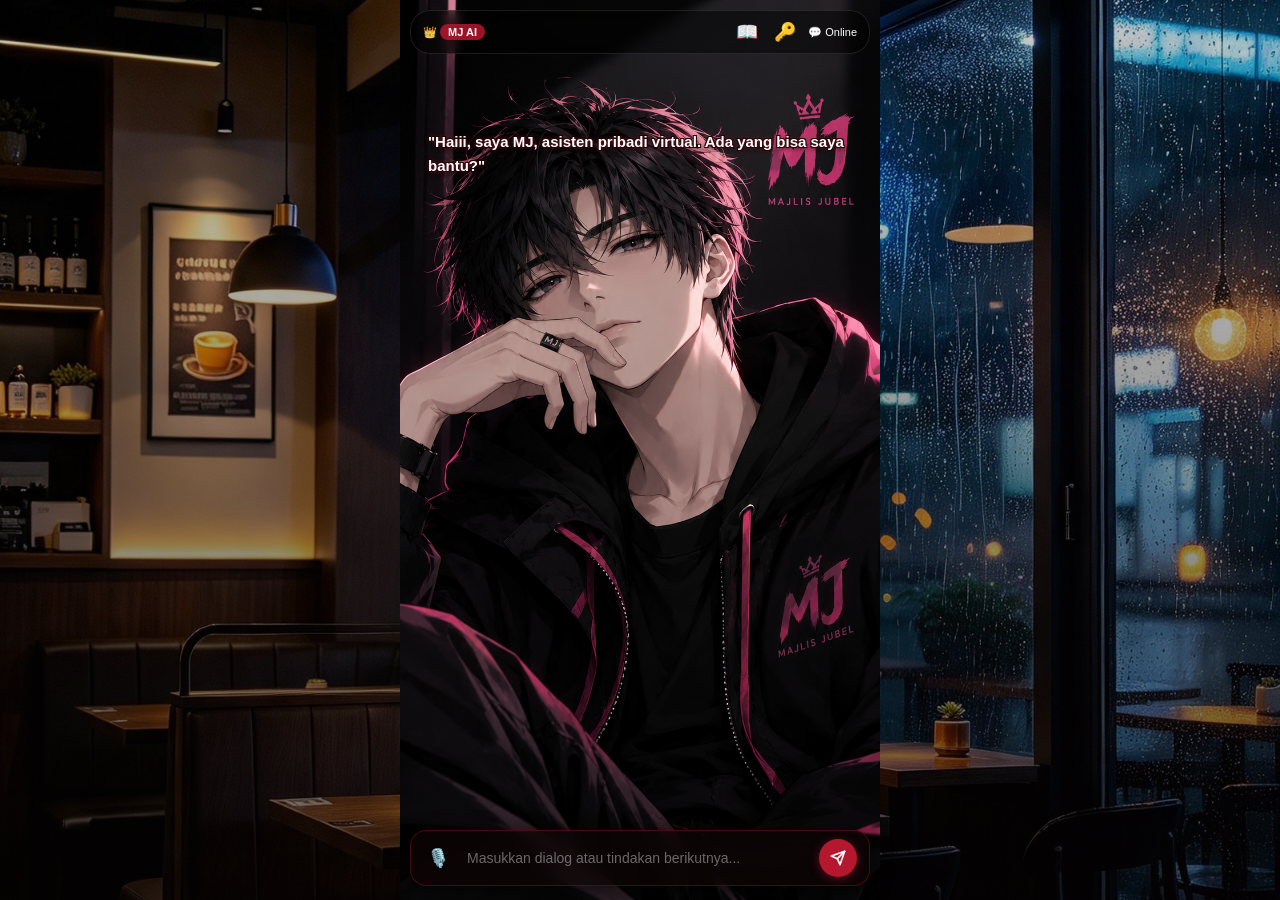
<file: index.html>
<!DOCTYPE html>
<html lang="id">
<head>
<meta charset="UTF-8">
<meta name="viewport" content="width=device-width, initial-scale=1.0, maximum-scale=1.0, user-scalable=no">
<meta name="theme-color" content="#050203">
<title>MJ AI - Visual Novel Mode</title>
<link rel="stylesheet" href="./style.css?v=101">
</head>
<body>

<main>
  <!-- Stage Karakter Sprite di Background -->
  <div class="vn-stage">
    <img id="mj-sprite" class="mj-sprite" src="./netral.png" alt="MJ Character">
  </div>

  <!-- Bar Atas -->
  <div class="vn-top-bar">
    <div>
      👑 <span class="vn-badge">MJ AI</span>
    </div>
    <div class="vn-status-group">
      <!-- Tombol Navigasi ke Micro-App Al-Qur'an -->
      <a href="./quran/" class="vn-icon-btn" title="Koreksi Bacaan Al-Qur'an" style="text-decoration: none; display: inline-flex; align-items: center;">📖</a>
      <button class="vn-icon-btn" id="key-btn" title="Verifikasi Identitas Tuan">🔑</button>
      <span>💬 <span id="status">Online</span></span>
    </div>
  </div>

  <!-- Area Kotak Dialog VN Melayang Transparan -->
  <div id="chat-container">
    <div class="vn-dialogue">
      "Haiii, saya MJ, asisten pribadi virtual. Ada yang bisa saya bantu?"
    </div>
  </div>

  <!-- Panel Input Bawah -->
  <div class="vn-input-panel">
    <button class="vn-icon-btn" id="mic" title="Bicara lewat Suara">🎙️</button>
    <input id="cmd" placeholder="Masukkan dialog atau tindakan berikutnya..." autocomplete="off">
    <button class="vn-send-btn" id="send">
      <svg width="16" height="16" viewBox="0 0 24 24" fill="none" stroke="currentColor" stroke-width="2.5" stroke-linecap="round" stroke-linejoin="round"><line x1="22" y1="2" x2="11" y2="13"></line><polygon points="22 2 15 22 11 13 2 9 22 2"></polygon></svg>
    </button>
  </div>
</main>

<script src="./script.js?v=101"></script>
</body>
</html>
</file>
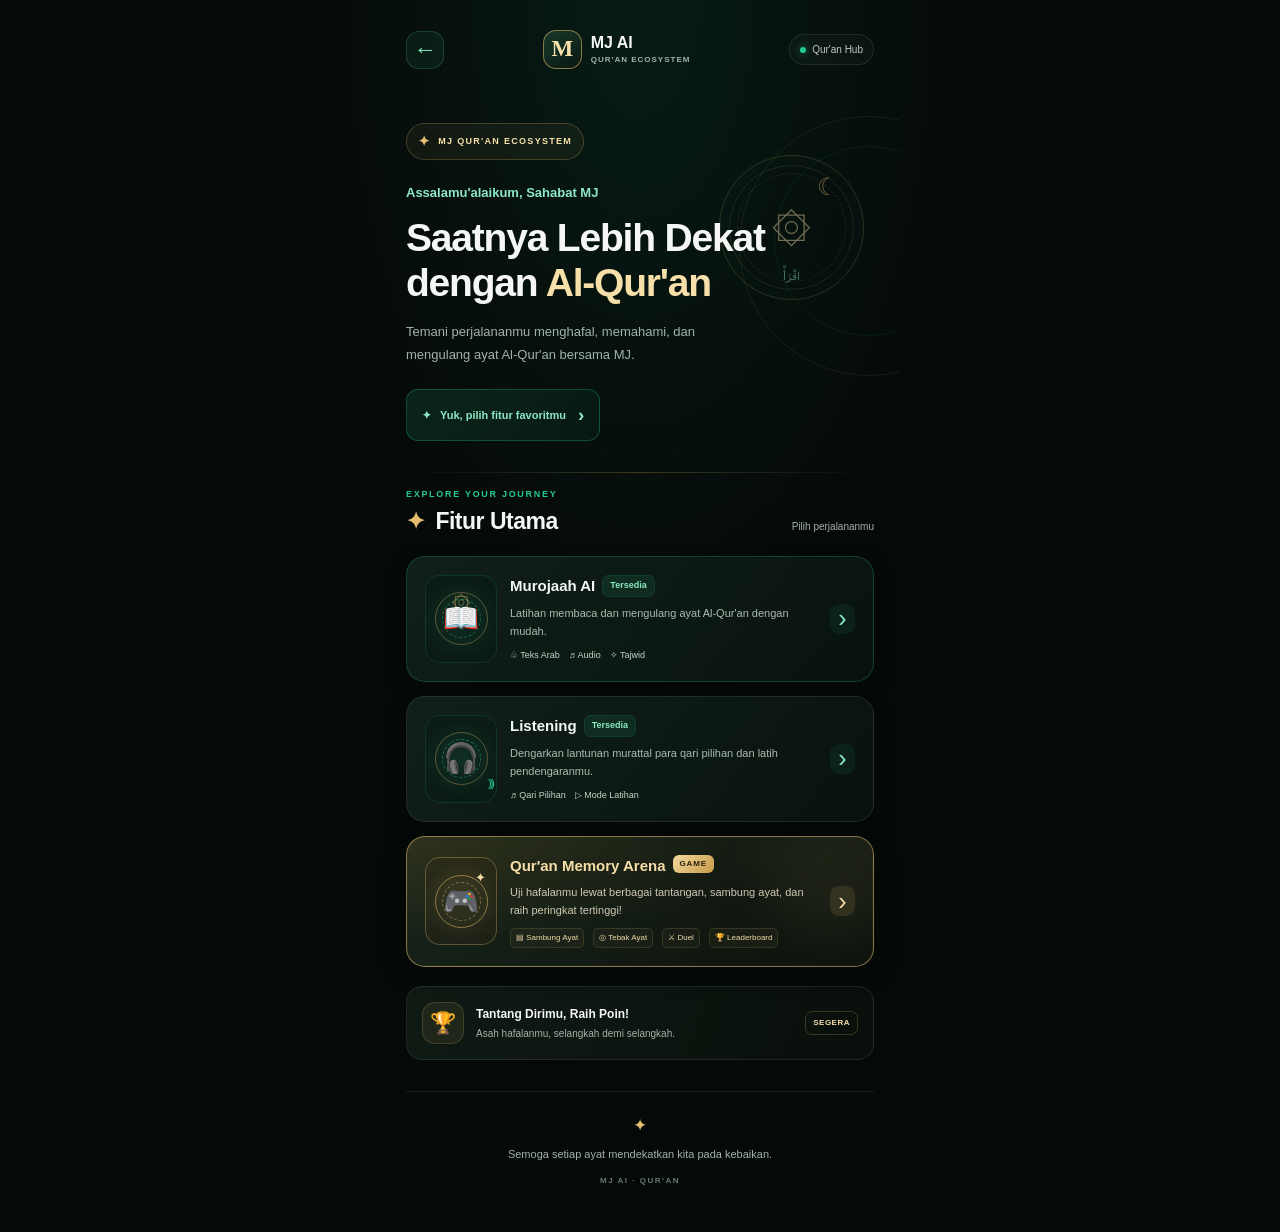
<file: quran/index.html>
<!DOCTYPE html>
<html lang="id">
<head>
  <meta charset="UTF-8">
  <meta name="viewport" content="width=device-width, initial-scale=1.0">
  <meta name="theme-color" content="#050d0b">
  <meta name="description" content="Jelajahi Murojaah, Listening, dan Qur'an Memory Arena bersama MJ.">
  <title>MJ Qur'an — Qur'an Ecosystem</title>
  <link rel="stylesheet" href="./style.css?v=12">
</head>
<body>
  <main class="hub-wrapper">

    <!-- HEADER -->
    <header class="hub-header">
      <a href="../" class="btn-back" aria-label="Kembali ke MJ AI">
        <span aria-hidden="true">←</span>
      </a>

      <a href="./" class="brand" aria-label="MJ Qur'an beranda">
        <span class="brand-mark">M</span>
        <span class="brand-copy">
          <strong>MJ AI</strong>
          <small>QUR'AN ECOSYSTEM</small>
        </span>
      </a>

      <span class="header-pill">
        <span class="online-dot"></span>
        Qur'an Hub
      </span>
    </header>

    <!-- HERO -->
    <section class="hub-hero">
      <div class="hero-decoration decoration-one"></div>
      <div class="hero-decoration decoration-two"></div>

      <div class="hero-content">
        <div class="badge-tag">
          <span class="sparkle">✦</span>
          MJ QUR'AN ECOSYSTEM
        </div>

        <p class="hero-greeting">Assalamu'alaikum, Sahabat MJ</p>

        <h1>
          Saatnya Lebih Dekat
          dengan <span>Al-Qur'an</span>
        </h1>

        <p class="hero-description">
          Temani perjalananmu menghafal, memahami,
          dan mengulang ayat Al-Qur'an bersama MJ.
        </p>

        <a href="#fitur" class="hero-cta">
          <span aria-hidden="true">✦</span>
          Yuk, pilih fitur favoritmu
          <span class="cta-arrow" aria-hidden="true">›</span>
        </a>
      </div>

      <div class="hero-emblem" aria-hidden="true">
        <div class="emblem-ring">
          <span class="emblem-crescent">☾</span>
          <span class="emblem-book">۞</span>
          <span class="emblem-caption">اقْرَأْ</span>
        </div>
      </div>

      <div class="hero-bottom-glow"></div>
    </section>

    <!-- FITUR UTAMA -->
    <section class="features-section" id="fitur">
      <div class="section-heading">
        <div>
          <span class="section-kicker">EXPLORE YOUR JOURNEY</span>
          <h2><span class="heading-star">✦</span> Fitur Utama</h2>
        </div>
        <span class="section-note">Pilih perjalananmu</span>
      </div>

      <nav class="hub-menu" aria-label="Fitur Al-Qur'an">

        <!-- MUROJAAH -->
        <a href="./murojaah/" class="menu-card card-murojaah">
          <div class="card-art art-murojaah" aria-hidden="true">
            <span class="art-orbit"></span>
            <span class="art-symbol">۞</span>
            <span class="art-emoji">📖</span>
          </div>

          <div class="card-body">
            <div class="card-title-row">
              <h3>Murojaah AI</h3>
              <span class="status-pill">Tersedia</span>
            </div>

            <p>Latihan membaca dan mengulang ayat Al-Qur'an dengan mudah.</p>

            <div class="card-tags">
              <span>♧ Teks Arab</span>
              <span>♬ Audio</span>
              <span>✧ Tajwid</span>
            </div>
          </div>

          <span class="card-arrow" aria-hidden="true">›</span>
        </a>

        <!-- LISTENING -->
        <a href="./listening/" class="menu-card card-listening">
          <div class="card-art art-listening" aria-hidden="true">
            <span class="art-orbit"></span>
            <span class="art-emoji">🎧</span>
            <span class="sound-wave">)))</span>
          </div>

          <div class="card-body">
            <div class="card-title-row">
              <h3>Listening</h3>
              <span class="status-pill">Tersedia</span>
            </div>

            <p>Dengarkan lantunan murattal para qari pilihan dan latih pendengaranmu.</p>

            <div class="card-tags">
              <span>♬ Qari Pilihan</span>
              <span>▷ Mode Latihan</span>
            </div>
          </div>

          <span class="card-arrow" aria-hidden="true">›</span>
        </a>

        <!-- QUR'AN MEMORY ARENA -->
        <a href="./hafalan/" class="menu-card card-arena">
          <div class="arena-glow"></div>

          <div class="card-art art-arena" aria-hidden="true">
            <span class="art-orbit"></span>
            <span class="art-emoji">🎮</span>
            <span class="arena-star">✦</span>
          </div>

          <div class="card-body">
            <div class="card-title-row arena-title-row">
              <h3>Qur'an Memory Arena</h3>
              <span class="game-pill">GAME</span>
            </div>

            <p>
              Uji hafalanmu lewat berbagai tantangan,
              sambung ayat, dan raih peringkat tertinggi!
            </p>

            <div class="card-tags arena-tags">
              <span>▤ Sambung Ayat</span>
              <span>◎ Tebak Ayat</span>
              <span>⚔ Duel</span>
              <span>🏆 Leaderboard</span>
            </div>
          </div>

          <span class="card-arrow arena-arrow" aria-hidden="true">›</span>
        </a>
      </nav>

      <!-- LEADERBOARD TEASER -->
      <aside class="leaderboard-teaser">
        <div class="trophy-icon" aria-hidden="true">🏆</div>

        <div class="teaser-copy">
          <h3>Tantang Dirimu, Raih Poin!</h3>
          <p>Asah hafalanmu, selangkah demi selangkah.</p>
        </div>

        <span class="coming-soon">SEGERA</span>
      </aside>
    </section>

    <footer class="hub-footer">
      <span class="footer-star">✦</span>
      <p>Semoga setiap ayat mendekatkan kita pada kebaikan.</p>
      <span class="footer-brand">MJ AI · QUR'AN</span>
    </footer>

  </main>
</body>
</html>
</file>
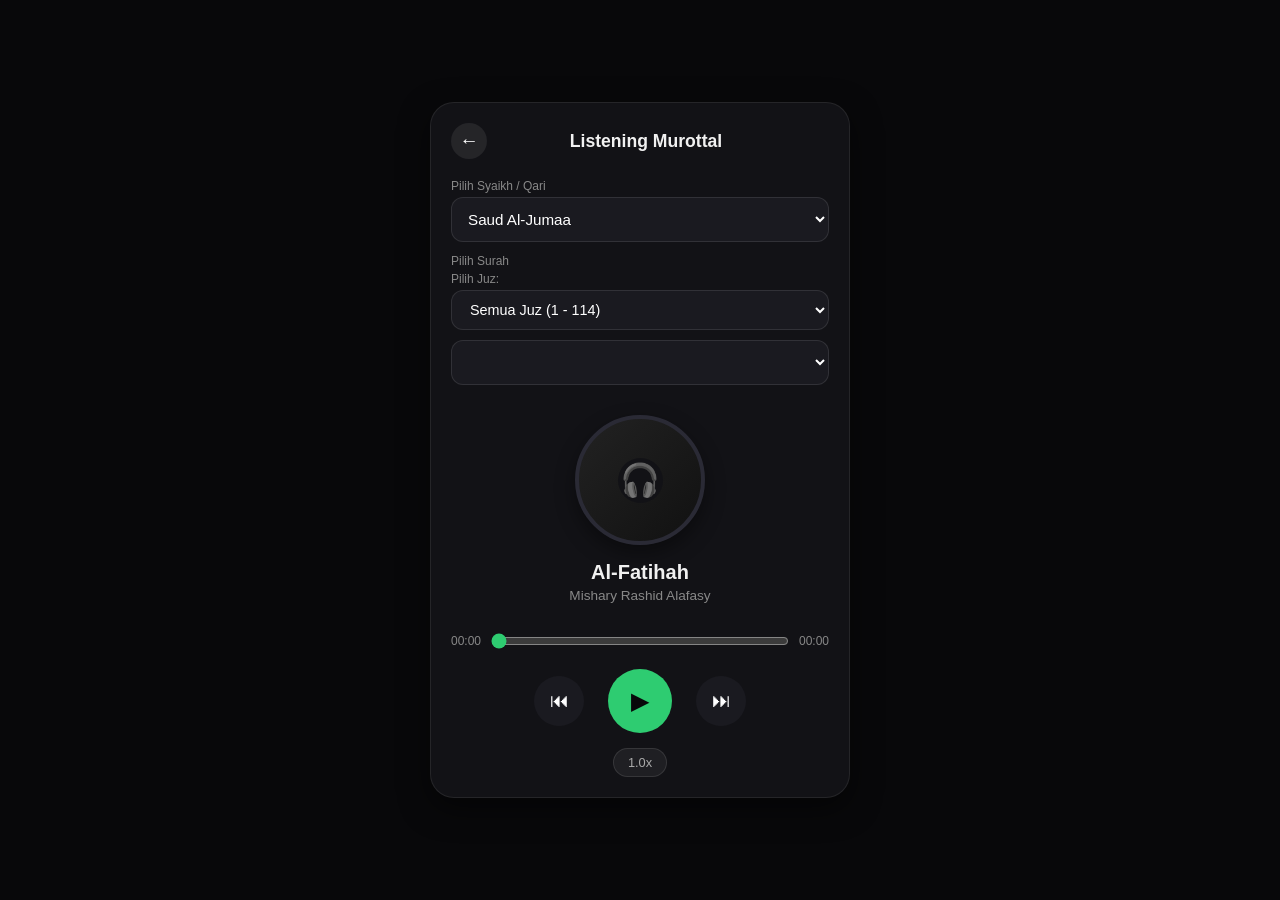
<file: quran/listening/index.html>
<!DOCTYPE html>
<html lang="id">
<head>
  <meta charset="UTF-8">
  <meta name="viewport" content="width=device-width, initial-scale=1.0, maximum-scale=1.0, user-scalable=no">
  <meta name="theme-color" content="#08080a">
  <title>MJ Listening - Murottal Player</title>
  <link rel="stylesheet" href="style.css?v=1">
</head>
<body>

  <div class="player-wrapper">
    <!-- Header -->
    <header class="player-header">
      <a href="../" class="btn-back">←</a>
      <h2>Listening Murottal</h2>
      <div style="width: 24px;"></div>
    </header>

    <!-- Kontrol Pilihan (Qari & Surah) -->
    <div class="selector-container">
      <div class="select-group">
        <label>Pilih Syaikh / Qari</label>
        <select id="reciterSelect">
          <option value="7">Mishary Rashid Alafasy</option>
          <option value="3">Abdul Rahman Al-Sudais</option>
          <option value="4">Abu Bakr Al-Shatri</option>
          <option value="1">Saad Al-Ghamdi</option>
        </select>
      </div>

      <div class="select-group">
        <label>Pilih Surah</label>
        <select id="surahSelect">
          <!-- Diisi otomatis oleh JavaScript -->
        </select>
      </div>
    </div>

    <!-- Piringan / Cover Visualizer -->
    <div class="player-visual-card">
      <div class="vinyl-disk" id="vinylDisk">
        <div class="vinyl-center">🎧</div>
      </div>
      <h3 id="currentSurahTitle">Al-Fatihah</h3>
      <p id="currentReciterName">Mishary Rashid Alafasy</p>
    </div>

    <!-- Audio Progress & Time -->
    <div class="progress-container">
      <span id="currentTime">00:00</span>
      <input type="range" id="progressBar" value="0" min="0" max="100">
      <span id="totalDuration">00:00</span>
    </div>

    <!-- Tombol Kontrol Player -->
    <div class="player-controls">
      <button class="control-btn" id="btnPrev">⏮</button>
      <button class="control-btn play-main" id="btnPlay">▶</button>
      <button class="control-btn" id="btnNext">⏭</button>
    </div>

    <!-- Kontrol Tambahan (Kecepatan & Volume) -->
    <div class="extra-controls">
      <button class="speed-btn" id="btnSpeed">1.0x</button>
    </div>
  </div>

  <!-- Audio Element HTML5 -->
  <audio id="audioPlayer"></audio>

  <script src="script.js?v=1"></script>
</body>
  </html>
</file>
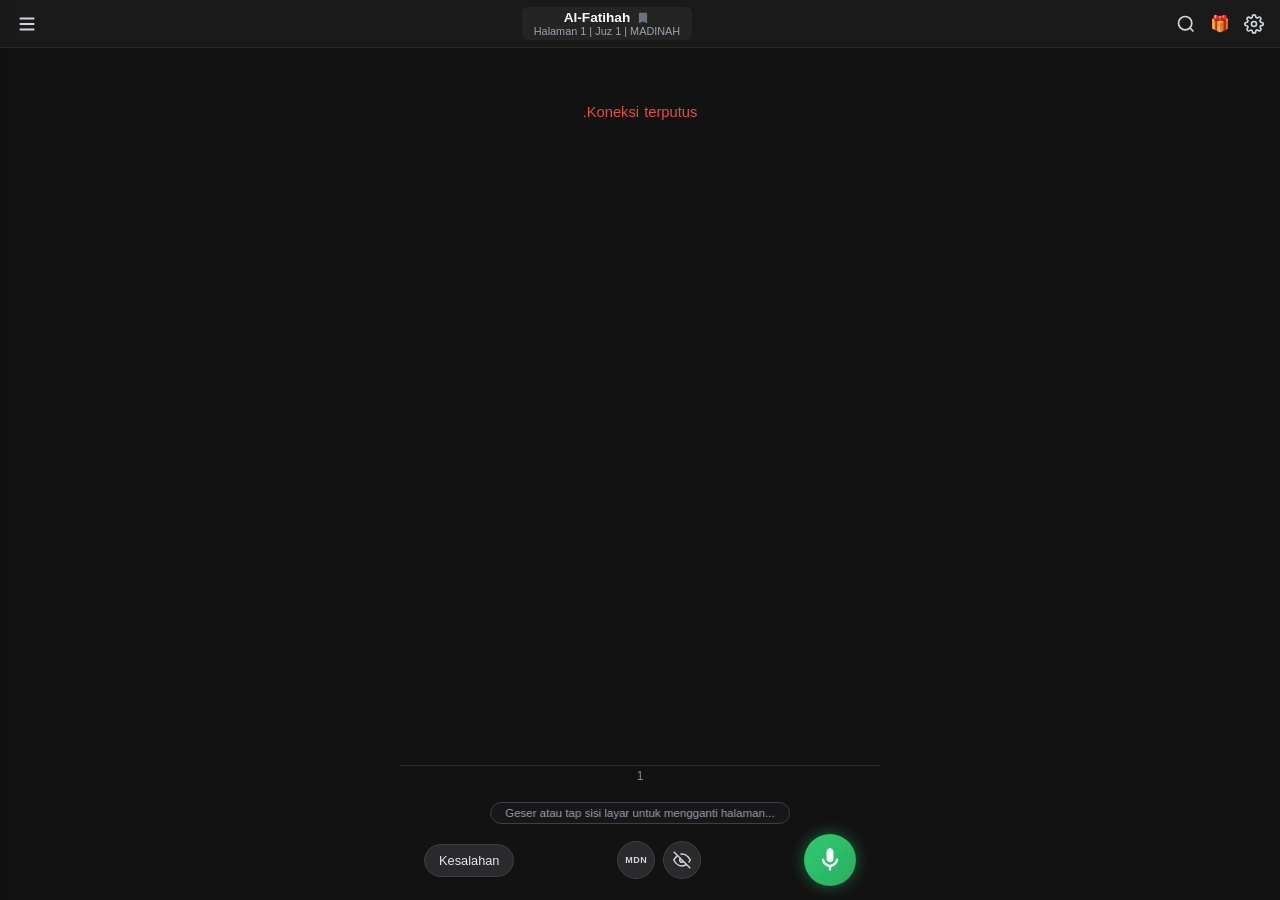
<file: quran/murojaah/index.html>
<!DOCTYPE html>
<html lang="id">
<head>
  <meta charset="UTF-8">
  <meta name="viewport" content="width=device-width, initial-scale=1.0, maximum-scale=1.0, user-scalable=no">
  <title>Murojaah AI - Quran Mode</title>
  <link rel="stylesheet" href="style.css?v=17.0">
  <link rel="preconnect" href="https://fonts.googleapis.com">
  <link rel="preconnect" href="https://fonts.gstatic.com" crossorigin>
  <link href="https://fonts.googleapis.com/css2?family=Amiri:ital,wght@0,400;0,700;1,400;1,700&display=swap" rel="stylesheet">
</head>
<body>

  <!-- Top Navigation Header -->
  <header class="top-bar">
    <button class="icon-btn" id="btnMenu" title="Buka Daftar Juz & Surah">
      <svg width="22" height="22" viewBox="0 0 24 24" fill="none" stroke="currentColor" stroke-width="2"><path d="M4 6h16M4 12h16M4 18h16"/></svg>
    </button>
    
    <div class="surah-info-box">
      <div class="surah-title-row">
        <span id="surahName">Al-Fatihah</span>
        <button class="bookmark-btn">
          <svg width="14" height="14" viewBox="0 0 24 24" fill="currentColor"><path d="M17 3H7c-1.1 0-2 .9-2 2v16l7-3 7 3V5c0-1.1-.9-2-2-2z"/></svg>
        </button>
      </div>
      <div class="surah-sub-info" id="surahMeta">
        Halaman 1 | Juz 1 | <span id="mushafBadge">MADINAH</span>
      </div>
    </div>

    <div class="top-actions">
      <button class="icon-btn" id="btnSearch">
        <svg width="20" height="20" viewBox="0 0 24 24" fill="none" stroke="currentColor" stroke-width="2"><circle cx="11" cy="11" r="8"/><path d="m21 21-4.3-4.3"/></svg>
      </button>
      <button class="icon-btn" id="btnGift">🎁</button>
      <button class="icon-btn" id="btnSettings">
        <svg width="20" height="20" viewBox="0 0 24 24" fill="none" stroke="currentColor" stroke-width="2"><circle cx="12" cy="12" r="3"/><path d="M19.4 15a1.65 1.65 0 0 0 .33 1.82l.06.06a2 2 0 0 1 0 2.83 2 2 0 0 1-2.83 0l-.06-.06a1.65 1.65 0 0 0-1.82-.33 1.65 1.65 0 0 0-1 1.51V21a2 2 0 0 1-2 2 2 2 0 0 1-2-2v-.09A1.65 1.65 0 0 0 9 19.4a1.65 1.65 0 0 0-1.82.33l-.06.06a2 2 0 0 1-2.83 0 2 2 0 0 1 0-2.83l.06-.06a1.65 1.65 0 0 0 .33-1.82 1.65 1.65 0 0 0-1.51-1H3a2 2 0 0 1-2-2 2 2 0 0 1 2-2h.09A1.65 1.65 0 0 0 4.6 9a1.65 1.65 0 0 0-.33-1.82l-.06-.06a2 2 0 0 1 0-2.83 2 2 0 0 1 2.83 0l.06.06a1.65 1.65 0 0 0 1.82.33H9a1.65 1.65 0 0 0 1-1.51V3a2 2 0 0 1 2-2 2 2 0 0 1 2 2v.09a1.65 1.65 0 0 0 1 1.51 1.65 1.65 0 0 0 1.82-.33l.06-.06a2 2 0 0 1 2.83 0 2 2 0 0 1 0 2.83l-.06.06a1.65 1.65 0 0 0-.33 1.82V9a1.65 1.65 0 0 0 1.51 1H21a2 2 0 0 1 2 2 2 2 0 0 1-2 2h-.09a1.65 1.65 0 0 0-1.51 1z"/></svg>
      </button>
    </div>
  </header>

  <!-- Mushaf Text Viewport -->
  <main class="mushaf-viewport">
    <div class="mushaf-container" id="mushafCard">
      <div id="mushafPage" class="mushaf-text layout-15-lines"></div>
      
      <div class="page-footer">
        <div class="page-divider"></div>
        <div class="page-number" id="pageNumber">1</div>
      </div>
    </div>
  </main>

  <!-- Live Transcript Status Bar -->
  <div class="transcript-status" id="transcriptStatus">
    Geser atau tap sisi layar untuk mengganti halaman...
  </div>

  <!-- Bottom Floating Controller Dock -->
  <div class="bottom-dock">
    <button class="pill-btn-danger" id="btnKesalahan">Kesalahan</button>
    
    <div class="dock-center-actions">
      <button class="dock-circle-btn" id="btnMushafType" title="Ganti Versi Mushaf">
        <span id="mushafLabel" style="font-size: 9px; font-weight: bold; letter-spacing: 0.5px;">MDN</span>
      </button>

      <button class="dock-circle-btn" id="btnToggleHide" title="Sembunyikan Teks">
        <svg width="18" height="18" viewBox="0 0 24 24" fill="none" stroke="currentColor" stroke-width="2"><path d="M17.94 17.94A10.07 10.07 0 0 1 12 20c-7 0-11-8-11-8a18.45 18.45 0 0 1 5.06-5.94M9.9 4.24A9.12 9.12 0 0 1 12 4c7 0 11 8 11 8a18.5 18.5 0 0 1-2.16 3.19m-6.72-1.07a3 3 0 1 1-4.24-4.24"/><line x1="1" y1="1" x2="23" y2="23"/></svg>
      </button>
    </div>

    <button class="mic-glow-btn" id="btnMic">
      <svg width="28" height="28" viewBox="0 0 24 24" fill="currentColor"><path d="M12 14c1.66 0 3-1.34 3-3V5c0-1.66-1.34-3-3-3S9 3.34 9 5v6c0 1.66 1.34 3 3 3z"/><path d="M17 11c0 2.76-2.24 5-5 5s-5-2.24-5-5H5c0 3.53 2.61 6.43 6 6.92V21h2v-3.08c3.39-.49 6-3.39 6-6.92h-2z"/></svg>
    </button>
  </div>

  <!-- Sidebar Drawer Navigasi Juz & Surah -->
  <div id="sidebarOverlay" class="sidebar-overlay"></div>
  <aside id="juzSidebar" class="juz-sidebar">
    <div class="sidebar-header">
      <h3>Pilih Juz / Surah</h3>
      <button id="btnCloseSidebar" class="close-btn">&times;</button>
    </div>
    
    <div class="sidebar-tabs">
      <button id="tabJuz" class="tab-btn active">Daftar Juz (1-30)</button>
      <button id="tabSurah" class="tab-btn">Daftar Surah</button>
    </div>

    <div class="sidebar-content">
      <!-- Container List 30 Juz -->
      <div id="juzListContainer" class="list-container"></div>
      <!-- Container List 114 Surah -->
      <div id="surahListContainer" class="list-container" style="display: none;"></div>
    </div>
  </aside>

  <script src="script.js?v=17.0"></script>
</body>
</html>
</file>
<file: style.css>
* { 
  box-sizing: border-box; 
  margin: 0; 
  padding: 0; 
}

html, body {
  height: 100%;
  background-color: #050203;
  /* Background Kafe Malam */
  background-image: linear-gradient(rgba(5, 2, 3, 0.2), rgba(5, 2, 3, 0.6)), url('./1792329882709.png');
  background-size: cover;
  background-position: center;
  background-attachment: fixed;
  color: #ffffff;
  font-family: -apple-system, BlinkMacSystemFont, "Segoe UI", Roboto, Helvetica, Arial, sans-serif;
  overflow: hidden;
}

main {
  width: 100%;
  max-width: 480px;
  height: 100%;
  margin: 0 auto;
  display: flex;
  flex-direction: column;
  justify-content: space-between;
  padding: 10px;
  position: relative;
}

/* Status Bar Atas ala VN */
.vn-top-bar {
  display: flex;
  gap: 10px;
  align-items: center;
  justify-content: space-between;
  width: 100%;
  font-size: 11px;
  background: rgba(0, 0, 0, 0.5);
  backdrop-filter: blur(6px);
  padding: 6px 12px;
  border-radius: 20px;
  border: 1px solid rgba(255, 255, 255, 0.1);
  flex-shrink: 0;
  z-index: 20;
  position: relative;
}

.vn-badge {
  background: rgba(181, 23, 47, 0.85);
  padding: 2px 8px;
  border-radius: 10px;
  font-weight: bold;
}

.vn-status-group {
  display: flex;
  align-items: center;
  gap: 8px;
}

/* Stage Karakter Sprite di Background Full Layar */
.vn-stage {
  position: absolute;
  top: 0;
  left: 0;
  right: 0;
  bottom: 0;
  display: flex;
  justify-content: center;
  align-items: center;
  overflow: hidden;
  z-index: 1;
  pointer-events: none;
}

.mj-sprite {
  width: 100%;
  height: 100%;
  object-fit: cover;
  object-position: center 25%;
  transition: opacity 0.3s ease-in-out, transform 0.3s ease-in-out;
  animation: breathing 4s ease-in-out infinite alternate;
}

@keyframes breathing {
  0% { transform: scale(1); }
  100% { transform: scale(1.02); }
}

/* Area Chat / Dialog Melayang Transparan di atas Karakter */
#chat-container {
  flex: 1;
  max-height: calc(100vh - 140px);
  overflow-y: auto;
  display: flex;
  flex-direction: column;
  justify-content: flex-start;
  gap: 12px;
  padding: 20px 8px 15px 8px; /* Diberi padding atas 20px agar teks tidak lagi terpotong */
  scroll-behavior: smooth;
  -webkit-overflow-scrolling: touch;
  z-index: 15;
  margin-top: 50px;
}

#chat-container::-webkit-scrollbar {
  width: 3px;
}
#chat-container::-webkit-scrollbar-thumb {
  background: rgba(255, 255, 255, 0.2);
  border-radius: 4px;
}

/* Kotak Dialog Utama (Tanpa Kotak/Transparan dengan Teks Stylize Glowing) */
.vn-dialogue {
  background: transparent !important;
  border: none !important;
  backdrop-filter: none !important;
  -webkit-backdrop-filter: none !important;
  box-shadow: none !important;
  
  padding: 6px 10px;
  font-size: 15px;
  line-height: 1.6;
  color: #ffffff;
  font-weight: 600;
  
  /* Efek Outline & Neon Glow agar teks tetap sangat kontras di atas wajah karakter */
  text-shadow: 
    0 0 5px rgba(255, 51, 75, 0.6),
    0 2px 4px rgba(0, 0, 0, 1),
    -1px -1px 0 #000, 1px -1px 0 #000,
    -1px  1px 0 #000, 1px  1px 0 #000;
    
  animation: fadeIn 0.3s ease-in-out;
  word-wrap: break-word;
}

/* Kotak Dialog User (Pesan Pengguna versi Teks Melayang) */
.vn-dialogue.user-action {
  background: transparent !important;
  border: none !important;
  color: #ffb3c1;
  font-style: italic;
  text-align: right;
  text-shadow: 
    0 0 5px rgba(255, 179, 193, 0.4),
    0 2px 4px rgba(0, 0, 0, 1),
    -1px -1px 0 #000, 1px -1px 0 #000,
    -1px  1px 0 #000, 1px  1px 0 #000;
}

/* Tombol Putar Ulang Suara */
.audio-play-btn {
  display: inline-block;
  margin-left: 6px;
  background: rgba(181, 23, 47, 0.85);
  border: 1px solid rgba(255, 255, 255, 0.3);
  color: #fff;
  border-radius: 50%;
  width: 22px;
  height: 22px;
  font-size: 11px;
  cursor: pointer;
  vertical-align: middle;
}

@keyframes fadeIn {
  from { opacity: 0; transform: translateY(6px); }
  to { opacity: 1; transform: translateY(0); }
}

/* Panel Input Bawah */
.vn-input-panel {
  background: rgba(12, 4, 6, 0.75);
  backdrop-filter: blur(10px);
  border: 1px solid rgba(181, 23, 47, 0.35);
  border-radius: 16px;
  padding: 8px 12px;
  display: flex;
  align-items: center;
  gap: 8px;
  box-shadow: 0 4px 20px rgba(0, 0, 0, 0.7);
  flex-shrink: 0;
  z-index: 20;
  margin-bottom: 4px;
}

.vn-input-panel input {
  flex: 1;
  background: transparent;
  border: none;
  color: #fff;
  font-size: 14px;
  outline: none;
  padding: 6px;
}
.vn-input-panel input::placeholder {
  color: rgba(255, 255, 255, 0.4);
}

.vn-send-btn {
  background: #b5172f;
  border: none;
  width: 38px;
  height: 38px;
  border-radius: 50%;
  display: grid;
  place-items: center;
  color: white;
  cursor: pointer;
  box-shadow: 0 2px 10px rgba(181, 23, 47, 0.5);
  flex-shrink: 0;
}
.vn-send-btn:disabled { opacity: 0.4; }

.vn-icon-btn {
  background: transparent;
  border: none;
  color: #d1a3a8;
  font-size: 18px;
  cursor: pointer;
  padding: 4px;
  transition: transform 0.2s, color 0.2s;
}

.vn-icon-btn.active {
  color: #ff4d66;
}

.vn-icon-btn.recording {
  color: #ff4d66;
  transform: scale(1.2);
  animation: pulse 1s infinite alternate;
}

@keyframes pulse {
  from { opacity: 0.6; }
  to { opacity: 1; }
}
</file>
<file: quran/style.css>
/* =========================================
   MJ AI — QUR'AN ECOSYSTEM
   Premium Emerald & Gold Edition
   ========================================= */

:root {
  color-scheme: dark;
  --bg: #050908;
  --surface: #0b1511;
  --surface-light: #101e18;
  --emerald: #25c995;
  --emerald-light: #8de8c5;
  --gold: #e5bd70;
  --gold-light: #f7dfaa;
  --text: #f4f7f4;
  --muted: #a2b3aa;
  --line: rgba(215, 232, 220, .10);
}

* {
  margin: 0;
  padding: 0;
  box-sizing: border-box;
  -webkit-tap-highlight-color: transparent;
}

html {
  min-height: 100%;
  scroll-behavior: smooth;
  background: var(--bg);
}

body {
  min-height: 100vh;
  overflow-x: hidden;
  background:
    radial-gradient(ellipse at 50% 0%,
      rgba(20, 112, 76, .18), transparent 38%),
    var(--bg);
  color: var(--text);
  font-family: -apple-system, BlinkMacSystemFont,
    "Segoe UI", Roboto, Helvetica, Arial, sans-serif;
  font-size: 14px;
  line-height: 1.5;
  -webkit-font-smoothing: antialiased;
}

a {
  color: inherit;
}

.hub-wrapper {
  position: relative;
  isolation: isolate;
  width: 100%;
  max-width: 520px;
  min-height: 100vh;
  margin: 0 auto;
  padding: 22px 20px 34px;
  overflow: hidden;
}

/* HEADER */

.hub-header {
  position: relative;
  z-index: 2;
  display: flex;
  align-items: center;
  justify-content: space-between;
  gap: 12px;
  margin-bottom: 36px;
}

.btn-back {
  display: flex;
  flex: 0 0 38px;
  width: 38px;
  height: 38px;
  align-items: center;
  justify-content: center;
  border: 1px solid rgba(125, 222, 178, .18);
  border-radius: 13px;
  background: rgba(20, 70, 49, .28);
  color: var(--emerald-light);
  text-decoration: none;
  font-size: 23px;
  transition: background .2s, transform .2s;
}

.btn-back:active {
  transform: scale(.94);
  background: rgba(37, 201, 149, .18);
}

.brand {
  display: flex;
  align-items: center;
  gap: 9px;
  min-width: 0;
  text-decoration: none;
}

.brand-mark {
  display: flex;
  flex: 0 0 39px;
  width: 39px;
  height: 39px;
  align-items: center;
  justify-content: center;
  border: 1px solid rgba(229, 189, 112, .55);
  border-radius: 13px;
  background: linear-gradient(145deg, #173a2b, #0a1711);
  color: var(--gold-light);
  font-family: Georgia, serif;
  font-size: 23px;
  font-weight: 700;
}

.brand-copy {
  display: flex;
  flex-direction: column;
  gap: 1px;
}

.brand-copy strong {
  color: var(--text);
  font-size: 16px;
  font-weight: 800;
  line-height: 1.2;
}

.brand-copy small {
  color: var(--muted);
  font-size: 8px;
  font-weight: 600;
  letter-spacing: 1px;
}

.header-pill {
  display: inline-flex;
  flex: 0 0 auto;
  align-items: center;
  gap: 6px;
  padding: 7px 10px;
  border: 1px solid var(--line);
  border-radius: 30px;
  background: rgba(255, 255, 255, .025);
  color: #bdcbc3;
  font-size: 10px;
  white-space: nowrap;
}

.online-dot {
  width: 6px;
  height: 6px;
  border-radius: 50%;
  background: var(--emerald);
  box-shadow: 0 0 9px rgba(37, 201, 149, .65);
}

/* HERO */

.hub-hero {
  position: relative;
  min-height: 330px;
  padding: 12px 0 32px;
}

.hero-content {
  position: relative;
  z-index: 1;
  max-width: 390px;
}

.badge-tag {
  display: inline-flex;
  align-items: center;
  gap: 7px;
  margin-bottom: 23px;
  padding: 7px 11px;
  border: 1px solid rgba(229, 189, 112, .24);
  border-radius: 30px;
  background: rgba(229, 189, 112, .055);
  color: var(--gold-light);
  font-size: 9px;
  font-weight: 700;
  letter-spacing: 1.3px;
}

.sparkle {
  color: var(--gold);
  font-size: 14px;
}

.hero-greeting {
  margin-bottom: 12px;
  color: var(--emerald-light);
  font-size: 13px;
  font-weight: 600;
}

.hub-hero h1 {
  max-width: 390px;
  margin-bottom: 15px;
  color: var(--text);
  font-size: clamp(30px, 7vw, 39px);
  font-weight: 800;
  letter-spacing: -1.2px;
  line-height: 1.16;
}

.hub-hero h1 span {
  color: var(--gold-light);
}

.hero-description {
  max-width: 345px;
  margin-bottom: 22px;
  color: var(--muted);
  font-size: 13px;
  line-height: 1.8;
}

.hero-cta {
  display: inline-flex;
  align-items: center;
  gap: 9px;
  min-height: 42px;
  padding: 11px 15px;
  border: 1px solid rgba(37, 201, 149, .28);
  border-radius: 12px;
  background: linear-gradient(110deg,
    rgba(23, 105, 73, .28), rgba(12, 43, 30, .35));
  color: var(--emerald-light);
  font-size: 11px;
  font-weight: 700;
  text-decoration: none;
  transition: background .2s, transform .2s;
}

.hero-cta:active {
  transform: scale(.97);
}

.cta-arrow {
  margin-left: 3px;
  font-size: 19px;
}

.hero-decoration {
  position: absolute;
  z-index: -1;
  pointer-events: none;
  border: 1px solid rgba(229, 189, 112, .09);
  border-radius: 50%;
}

.decoration-one {
  top: 5px;
  right: -125px;
  width: 260px;
  height: 260px;
}

.decoration-two {
  top: 35px;
  right: -90px;
  width: 190px;
  height: 190px;
  border-color: rgba(37, 201, 149, .09);
}

.hero-emblem {
  position: absolute;
  top: 44px;
  right: 2px;
  z-index: -1;
  width: 118px;
  height: 118px;
  opacity: .45;
  pointer-events: none;
}

.emblem-ring {
  position: relative;
  display: flex;
  width: 100%;
  height: 100%;
  align-items: center;
  justify-content: center;
  border: 1px solid rgba(229, 189, 112, .4);
  border-radius: 50%;
  box-shadow:
    inset 0 0 25px rgba(37, 201, 149, .07),
    0 0 35px rgba(37, 201, 149, .04);
}

.emblem-ring::before,
.emblem-ring::after {
  position: absolute;
  content: "";
  border: 1px solid rgba(229, 189, 112, .25);
  border-radius: 50%;
}

.emblem-ring::before {
  inset: 9px;
}

.emblem-ring::after {
  inset: 17px;
  border-style: dashed;
}

.emblem-crescent {
  position: absolute;
  top: 13px;
  right: 24px;
  color: var(--gold);
  font-size: 24px;
}

.emblem-book {
  color: var(--gold-light);
  font-family: Georgia, serif;
  font-size: 40px;
}

.emblem-caption {
  position: absolute;
  bottom: 15px;
  color: var(--emerald-light);
  font-family: serif;
  font-size: 11px;
}

.hero-bottom-glow {
  position: absolute;
  bottom: 0;
  left: 0;
  width: 100%;
  height: 1px;
  background: linear-gradient(90deg,
    transparent, rgba(229, 189, 112, .24), transparent);
}

/* FEATURE SECTION */

.features-section {
  position: relative;
  padding-top: 15px;
}

.section-heading {
  display: flex;
  align-items: flex-end;
  justify-content: space-between;
  gap: 10px;
  margin-bottom: 19px;
}

.section-kicker {
  display: block;
  margin-bottom: 5px;
  color: var(--emerald);
  font-size: 9px;
  font-weight: 800;
  letter-spacing: 1.7px;
}

.section-heading h2 {
  color: var(--text);
  font-size: 23px;
  font-weight: 800;
  letter-spacing: -.5px;
  line-height: 1.3;
}

.heading-star {
  color: var(--gold);
  margin-right: 5px;
}

.section-note {
  padding-bottom: 3px;
  color: var(--muted);
  font-size: 10px;
  text-align: right;
}

/* FEATURE CARDS */

.hub-menu {
  display: flex;
  flex-direction: column;
  gap: 12px;
}

.menu-card {
  position: relative;
  display: flex;
  align-items: center;
  gap: 13px;
  min-width: 0;
  padding: 15px;
  overflow: hidden;
  border: 1px solid var(--line);
  border-radius: 19px;
  background: linear-gradient(130deg,
    rgba(17, 32, 25, .98), rgba(9, 19, 14, .98));
  color: var(--text);
  text-decoration: none;
  box-shadow: 0 8px 22px rgba(0, 0, 0, .12);
  transition: border-color .2s, transform .2s, background .2s;
}

.menu-card:active {
  transform: scale(.985);
  border-color: rgba(37, 201, 149, .55);
}

.card-murojaah {
  border-color: rgba(37, 201, 149, .24);
}

.card-listening {
  border-color: rgba(255, 255, 255, .09);
}

.card-art {
  position: relative;
  display: flex;
  flex: 0 0 72px;
  width: 72px;
  height: 88px;
  align-items: center;
  justify-content: center;
  overflow: hidden;
  border: 1px solid rgba(37, 201, 149, .14);
  border-radius: 15px;
  background: radial-gradient(circle,
    rgba(37, 201, 149, .14), rgba(10, 28, 20, .8) 72%);
}

.art-orbit {
  position: absolute;
  width: 53px;
  height: 53px;
  border: 1px solid rgba(229, 189, 112, .36);
  border-radius: 50%;
}

.art-orbit::before {
  position: absolute;
  inset: 6px;
  border: 1px dashed rgba(37, 201, 149, .45);
  border-radius: 50%;
  content: "";
}

.art-symbol {
  position: absolute;
  top: 13px;
  color: var(--gold);
  font-size: 19px;
  opacity: .75;
}

.art-emoji {
  position: relative;
  z-index: 1;
  font-size: 29px;
  filter: drop-shadow(0 3px 8px rgba(0, 0, 0, .3));
}

.sound-wave {
  position: absolute;
  right: 3px;
  bottom: 10px;
  color: var(--emerald);
  font-size: 11px;
  letter-spacing: -2px;
}

.card-body {
  flex: 1 1 0;
  min-width: 0;
}

.card-title-row {
  display: flex;
  flex-wrap: wrap;
  align-items: center;
  gap: 7px;
  margin-bottom: 7px;
}

.card-body h3 {
  color: var(--text);
  font-size: 15px;
  font-weight: 800;
  line-height: 1.4;
  overflow-wrap: anywhere;
}

.status-pill {
  display: inline-block;
  flex: 0 0 auto;
  padding: 4px 7px;
  border: 1px solid rgba(37, 201, 149, .12);
  border-radius: 7px;
  background: rgba(37, 201, 149, .1);
  color: var(--emerald-light);
  font-size: 9px;
  font-weight: 700;
  line-height: 1.3;
}

.card-body p {
  margin-bottom: 9px;
  color: #adbbb3;
  font-size: 11px;
  line-height: 1.65;
}

.card-tags {
  display: flex;
  flex-wrap: wrap;
  gap: 5px 9px;
}

.card-tags span {
  color: #c0d6ca;
  font-size: 9px;
  line-height: 1.5;
}

.card-arrow {
  display: flex;
  flex: 0 0 25px;
  width: 25px;
  height: 30px;
  align-items: center;
  justify-content: center;
  border-radius: 9px;
  background: rgba(37, 201, 149, .07);
  color: var(--emerald-light);
  font-size: 25px;
}

/* QUR'AN MEMORY ARENA */

.card-arena {
  gap: 13px;
  border-color: rgba(229, 189, 112, .55);
  background:
    radial-gradient(ellipse at 0% 0%,
      rgba(153, 109, 35, .18), transparent 58%),
    linear-gradient(135deg, #17251b, #101710 70%, #0c120d);
  box-shadow:
    0 8px 26px rgba(0, 0, 0, .2),
    inset 0 0 0 1px rgba(229, 189, 112, .035);
}

.arena-glow {
  position: absolute;
  top: -45px;
  right: -35px;
  width: 145px;
  height: 145px;
  border-radius: 50%;
  background: rgba(229, 189, 112, .07);
  filter: blur(28px);
  pointer-events: none;
}

.art-arena {
  flex-basis: 72px;
  border-color: rgba(229, 189, 112, .32);
  background: radial-gradient(circle,
    rgba(229, 189, 112, .17), rgba(48, 40, 21, .35) 70%);
}

.art-arena .art-orbit {
  border-color: rgba(229, 189, 112, .55);
}

.art-arena .art-orbit::before {
  border-color: rgba(229, 189, 112, .45);
}

.arena-star {
  position: absolute;
  top: 10px;
  right: 10px;
  color: var(--gold-light);
  font-size: 13px;
}

.arena-title-row {
  align-items: flex-start;
}

.card-arena .card-body h3 {
  color: var(--gold-light);
  font-size: 15px;
}

.game-pill {
  display: inline-block;
  flex: 0 0 auto;
  padding: 4px 7px;
  border-radius: 6px;
  background: linear-gradient(135deg, #f3d99d, #c79a48);
  color: #29200e;
  font-size: 8px;
  font-weight: 900;
  letter-spacing: .8px;
  line-height: 1.3;
}

.card-arena .card-body p {
  color: #d0c9b4;
}

.card-arena .card-tags span {
  padding: 3px 5px;
  border: 1px solid rgba(229, 189, 112, .14);
  border-radius: 5px;
  background: rgba(229, 189, 112, .045);
  color: #f0dba9;
  font-size: 8px;
}

.arena-arrow {
  background: rgba(229, 189, 112, .12);
  color: var(--gold-light);
}

/* LEADERBOARD TEASER */

.leaderboard-teaser {
  display: flex;
  align-items: center;
  gap: 12px;
  margin-top: 19px;
  padding: 15px;
  border: 1px solid var(--line);
  border-radius: 16px;
  background: linear-gradient(110deg,
    rgba(17, 29, 22, .9), rgba(10, 17, 12, .9));
}

.trophy-icon {
  display: flex;
  flex: 0 0 42px;
  width: 42px;
  height: 42px;
  align-items: center;
  justify-content: center;
  border: 1px solid rgba(229, 189, 112, .18);
  border-radius: 13px;
  background: rgba(229, 189, 112, .08);
  font-size: 21px;
}

.teaser-copy {
  flex: 1;
  min-width: 0;
}

.teaser-copy h3 {
  margin-bottom: 3px;
  color: var(--text);
  font-size: 12px;
  font-weight: 800;
}

.teaser-copy p {
  color: var(--muted);
  font-size: 10px;
  line-height: 1.5;
}

.coming-soon {
  flex: 0 0 auto;
  padding: 5px 7px;
  border: 1px solid rgba(229, 189, 112, .22);
  border-radius: 7px;
  color: var(--gold-light);
  font-size: 8px;
  font-weight: 800;
  letter-spacing: .5px;
}

/* FOOTER */

.hub-footer {
  display: flex;
  flex-direction: column;
  align-items: center;
  gap: 7px;
  margin-top: 31px;
  padding-top: 21px;
  border-top: 1px solid var(--line);
  text-align: center;
}

.footer-star {
  color: var(--gold);
  font-size: 17px;
}

.hub-footer p {
  max-width: 290px;
  color: var(--muted);
  font-size: 11px;
  line-height: 1.7;
}

.footer-brand {
  margin-top: 4px;
  color: #65796d;
  font-size: 8px;
  font-weight: 800;
  letter-spacing: 1.5px;
}

/* RESPONSIVE */

@media (min-width: 600px) {
  .hub-wrapper {
    padding: 30px 26px 45px;
  }

  .hub-header {
    margin-bottom: 42px;
  }

  .hub-hero {
    min-height: 355px;
  }

  .hero-emblem {
    right: 10px;
    width: 145px;
    height: 145px;
  }

  .hub-menu {
    gap: 14px;
  }

  .menu-card {
    padding: 18px;
  }
}

@media (max-width: 390px) {
  .hub-wrapper {
    padding: 17px 14px 28px;
  }

  .hub-header {
    gap: 8px;
    margin-bottom: 29px;
  }

  .brand {
    gap: 7px;
  }

  .brand-mark {
    flex-basis: 34px;
    width: 34px;
    height: 34px;
    font-size: 20px;
  }

  .brand-copy strong {
    font-size: 14px;
  }

  .brand-copy small {
    font-size: 7px;
    letter-spacing: .7px;
  }

  .header-pill {
    gap: 5px;
    padding: 6px 8px;
    font-size: 9px;
  }

  .hub-hero {
    min-height: 325px;
  }

  .hub-hero h1 {
    max-width: 310px;
    font-size: 31px;
  }

  .hero-emblem {
    top: 40px;
    right: -24px;
    width: 105px;
    height: 105px;
    opacity: .32;
  }

  .section-heading h2 {
    font-size: 21px;
  }

  .section-note {
    max-width: 100px;
    font-size: 9px;
  }

  .menu-card {
    gap: 10px;
    padding: 12px;
    border-radius: 16px;
  }

  .card-art {
    flex-basis: 57px;
    width: 57px;
    height: 72px;
    border-radius: 12px;
  }

  .art-orbit {
    width: 43px;
    height: 43px;
  }

  .art-emoji {
    font-size: 24px;
  }

  .art-symbol {
    top: 8px;
    font-size: 15px;
  }

  .card-body h3,
  .card-arena .card-body h3 {
    font-size: 13px;
  }

  .card-body p {
    font-size: 10px;
  }

  .status-pill {
    padding: 3px 6px;
    font-size: 8px;
  }

  .card-tags {
    gap: 4px 7px;
  }

  .card-tags span {
    font-size: 8px;
  }

  .card-arrow {
    flex-basis: 19px;
    width: 19px;
    font-size: 22px;
  }

  .card-arena .card-tags span {
    font-size: 7px;
  }

  .leaderboard-teaser {
    gap: 9px;
    padding: 12px;
  }

  .trophy-icon {
    flex-basis: 35px;
    width: 35px;
    height: 35px;
    font-size: 18px;
  }

  .teaser-copy h3 {
    font-size: 11px;
  }

  .teaser-copy p {
    font-size: 9px;
  }
}

@media (prefers-reduced-motion: reduce) {
  *,
  *::before,
  *::after {
    scroll-behavior: auto !important;
    transition-duration: .01ms !important;
  }
}
</file>
<file: quran/listening/style.css>
* {
  box-sizing: border-box;
  margin: 0;
  padding: 0;
  font-family: -apple-system, BlinkMacSystemFont, "Segoe UI", Roboto, sans-serif;
}

body {
  background-color: #08080a;
  color: #f1f1f1;
  display: flex;
  justify-content: center;
  align-items: center;
  min-height: 100vh;
  padding: 16px;
}

.player-wrapper {
  width: 100%;
  max-width: 420px;
  background: #121216;
  border: 1px solid rgba(255, 255, 255, 0.08);
  border-radius: 24px;
  padding: 20px;
  display: flex;
  flex-direction: column;
  gap: 20px;
  box-shadow: 0 10px 30px rgba(0,0,0,0.5);
}

.player-header {
  display: flex;
  justify-content: space-between;
  align-items: center;
}

.btn-back {
  color: #fff;
  text-decoration: none;
  font-size: 1.2rem;
  background: rgba(255,255,255,0.08);
  width: 36px;
  height: 36px;
  border-radius: 50%;
  display: flex;
  align-items: center;
  justify-content: center;
}

.player-header h2 {
  font-size: 1.1rem;
  font-weight: 600;
}

.selector-container {
  display: flex;
  flex-direction: column;
  gap: 12px;
}

.select-group label {
  font-size: 0.75rem;
  color: #888;
  margin-bottom: 4px;
  display: block;
}

.select-group select {
  width: 100%;
  padding: 12px;
  background: #1a1a20;
  border: 1px solid rgba(255,255,255,0.1);
  color: #fff;
  border-radius: 12px;
  font-size: 0.95rem;
  outline: none;
}

.player-visual-card {
  display: flex;
  flex-direction: column;
  align-items: center;
  text-align: center;
  margin: 10px 0;
}

.vinyl-disk {
  width: 130px;
  height: 130px;
  background: linear-gradient(135deg, #222, #111);
  border: 4px solid #2a2a35;
  border-radius: 50%;
  display: flex;
  align-items: center;
  justify-content: center;
  box-shadow: 0 8px 20px rgba(0,0,0,0.4);
  margin-bottom: 16px;
  transition: transform 0.3s ease;
}

.vinyl-disk.spinning {
  animation: spin 4s linear infinite;
}

@keyframes spin {
  0% { transform: rotate(0deg); }
  100% { transform: rotate(360deg); }
}

.vinyl-center {
  font-size: 2rem;
  background: #121216;
  width: 45px;
  height: 45px;
  border-radius: 50%;
  display: flex;
  align-items: center;
  justify-content: center;
}

.player-visual-card h3 {
  font-size: 1.25rem;
  font-weight: 600;
  margin-bottom: 4px;
}

.player-visual-card p {
  font-size: 0.85rem;
  color: #888;
}

.progress-container {
  display: flex;
  align-items: center;
  gap: 10px;
  font-size: 0.75rem;
  color: #888;
}

.progress-container input[type="range"] {
  flex: 1;
  accent-color: #2ecc71;
  cursor: pointer;
}

.player-controls {
  display: flex;
  justify-content: center;
  align-items: center;
  gap: 24px;
}

.control-btn {
  background: #1a1a20;
  border: none;
  color: #fff;
  width: 50px;
  height: 50px;
  border-radius: 50%;
  font-size: 1.2rem;
  cursor: pointer;
  display: flex;
  align-items: center;
  justify-content: center;
  transition: background 0.2s;
}

.control-btn:active {
  transform: scale(0.95);
}

.control-btn.play-main {
  width: 64px;
  height: 64px;
  background: #2ecc71;
  color: #08080a;
  font-size: 1.5rem;
}

.extra-controls {
  display: flex;
  justify-content: center;
  margin-top: -5px;
}

.speed-btn {
  background: rgba(255,255,255,0.06);
  border: 1px solid rgba(255,255,255,0.1);
  color: #aaa;
  padding: 6px 14px;
  border-radius: 20px;
  font-size: 0.8rem;
  cursor: pointer;
  }
</file>
<file: quran/murojaah/style.css>
* {
  box-sizing: border-box;
  margin: 0;
  padding: 0;
  font-family: -apple-system, BlinkMacSystemFont, "Segoe UI", Roboto, sans-serif;
  -webkit-tap-highlight-color: transparent;
}

html, body {
  height: 100dvh;
  width: 100vw;
  overflow: hidden;
  background-color: #121212;
  color: #ffffff;
}

body {
  display: flex;
  flex-direction: column;
  justify-content: space-between;
}

/* Top Navigation Bar */
.top-bar {
  display: flex;
  align-items: center;
  justify-content: space-between;
  padding: 6px 12px;
  background-color: #1a1a1a;
  border-bottom: 1px solid #282828;
  flex-shrink: 0;
  z-index: 10;
  height: 48px;
}

.icon-btn {
  background: none;
  border: none;
  color: #d1d5db;
  font-size: 1rem;
  cursor: pointer;
  display: flex;
  align-items: center;
  justify-content: center;
  padding: 4px;
}

.surah-info-box {
  display: flex;
  flex-direction: column;
  align-items: center;
  background-color: #242424;
  padding: 3px 12px;
  border-radius: 6px;
}

.surah-title-row {
  display: flex;
  align-items: center;
  gap: 6px;
  font-size: 0.85rem;
  font-weight: 600;
  color: #ffffff;
}

.bookmark-btn {
  background: none;
  border: none;
  color: #6b7280;
  cursor: pointer;
  display: flex;
}

.surah-sub-info {
  font-size: 0.68rem;
  color: #9ca3af;
}

.top-actions {
  display: flex;
  align-items: center;
  gap: 6px;
}

/* ==========================================
   VIEWPORT & CONTAINER UTAMA MUSHAF
   ========================================== */
.mushaf-viewport {
  flex: 1;
  perspective: 1200px;
  display: flex;
  align-items: center;
  justify-content: center;
  overflow: hidden;
  /* Space reserved untuk Topbar dan Bottom Status/Dock */
  padding: 6px 10px 115px 10px;
  position: relative;
  height: calc(100dvh - 48px);
}

/* Container Lembaran Buku */
.mushaf-container {
  width: 100%;
  max-width: 480px;
  height: 100%;
  display: flex;
  flex-direction: column;
  justify-content: space-between;
  background-color: #121212;
  transform-style: preserve-3d;
  transition: transform 0.4s cubic-bezier(0.4, 0, 0.2, 1), opacity 0.3s ease;
  backface-visibility: hidden;
  overflow: hidden;
}

.mushaf-container.flip-next {
  transform-origin: left center;
  transform: rotateY(-90deg) scale(0.95);
  opacity: 0.1;
}

.mushaf-container.flip-prev {
  transform-origin: right center;
  transform: rotateY(90deg) scale(0.95);
  opacity: 0.1;
}

/* ==========================================
   TEKS UTAMA MUSHAF & LAYOUT RESPONSIVE
   ========================================== */
.mushaf-text {
  direction: rtl;
  font-family: 'Amiri', 'Traditional Arabic', serif;
  text-align: justify;
  text-align-last: center;
  color: #ececec;
  width: 100%;
  word-spacing: 1px;
  display: block;
  flex: 1;
  overflow-y: auto;
  -webkit-overflow-scrolling: touch;
  padding: 4px 2px 8px 2px;
}

/* Sembunyikan scrollbar agar bersih seperti Mushaf Cetak */
.mushaf-text::-webkit-scrollbar {
  display: none;
}
.mushaf-text {
  -ms-overflow-style: none;
  scrollbar-width: none;
}

/* Mode Layout 15 Baris (Madinah Standard) */
.mushaf-text.layout-15-lines {
  font-size: 0.92rem;
  line-height: 1.85rem;
}

/* Mode Layout 18 Baris (Afrika / Sudani) */
.mushaf-text.layout-18-lines {
  font-size: 0.84rem;
  line-height: 1.55rem;
}

.verse-block {
  display: inline;
  padding: 1px 3px;
  border-radius: 4px;
  transition: background-color 0.3s ease;
}

.verse-num-symbol {
  font-family: 'Amiri', serif;
  display: inline-block;
  margin: 0 2px;
  color: #9ca3af;
  font-size: 0.8rem;
  transition: color 0.3s ease;
}

/* --- LOGIKA SEMBUNYI & BACA BERTAHAP PER KATA --- */

/* 1. Sembunyikan teks dengan opacity */
.mushaf-text.text-hidden .verse-block .verse-word {
  opacity: 0 !important;
  transition: opacity 0.3s ease, color 0.3s ease;
  pointer-events: none;
}

/* 2. BACAAN BERTAHAP: Kata yang berhasil dibaca berubah jadi hijau */
.mushaf-text.text-hidden .verse-block .verse-word.word-revealed {
  opacity: 1 !important;
  color: #2ecc71 !important;
}

/* 3. BACAAN SELESAI SATU AYAT: Tampilkan seluruh ayat hijau */
.mushaf-text.text-hidden .verse-block.verse-revealed .verse-word {
  opacity: 1 !important;
  color: #2ecc71 !important;
  pointer-events: auto;
}

/* 4. BACAAN SALAH: Indikator kesalahan visual pada ayat target */
.mushaf-text.text-hidden .verse-block.verse-error {
  background-color: rgba(231, 76, 60, 0.25) !important;
  animation: shake 0.4s ease-in-out;
}

.mushaf-text.text-hidden .verse-block.verse-error .verse-num-symbol {
  color: #e74c3c !important;
}

/* Animasi Shake (Goyang saat salah) */
@keyframes shake {
  0%, 100% { transform: translateX(0); }
  20%, 60% { transform: translateX(-4px); }
  40%, 80% { transform: translateX(4px); }
}

/* Page Footer & Number */
.page-footer {
  width: 100%;
  padding-top: 2px;
  padding-bottom: 2px;
  display: flex;
  flex-direction: column;
  align-items: center;
  flex-shrink: 0;
  background-color: #121212;
}

.page-divider {
  width: 100%;
  height: 1px;
  background-color: #2a2a2a;
  margin-bottom: 3px;
}

.page-number {
  font-size: 0.75rem;
  color: #888888;
  font-weight: 500;
}

/* Live Transcript Status Bar */
.transcript-status {
  position: fixed;
  bottom: 76px;
  left: 50%;
  transform: translateX(-50%);
  background: rgba(24, 24, 27, 0.92);
  backdrop-filter: blur(8px);
  color: #a1a1aa;
  padding: 4px 14px;
  border-radius: 16px;
  font-size: 0.72rem;
  border: 1px solid #3f3f46;
  z-index: 90;
  max-width: 88%;
  text-align: center;
  white-space: nowrap;
  overflow: hidden;
  text-overflow: ellipsis;
}

/* Bottom Controller Dock */
.bottom-dock {
  position: fixed;
  bottom: 14px;
  left: 50%;
  transform: translateX(-50%);
  width: calc(100% - 24px);
  max-width: 440px;
  display: flex;
  align-items: center;
  justify-content: space-between;
  z-index: 100;
  padding: 0 4px;
}

.pill-btn-danger {
  background-color: #2a2a2c;
  color: #e5e7eb;
  border: 1px solid #3f3f46;
  padding: 8px 14px;
  border-radius: 18px;
  font-size: 0.8rem;
  font-weight: 500;
  cursor: pointer;
}

.dock-center-actions {
  display: flex;
  align-items: center;
  gap: 8px;
}

.dock-circle-btn {
  background-color: #2a2a2c;
  color: #d1d5db;
  border: 1px solid #3f3f46;
  width: 38px;
  height: 38px;
  border-radius: 50%;
  display: flex;
  align-items: center;
  justify-content: center;
  cursor: pointer;
  transition: background-color 0.2s, border-color 0.2s;
}

.dock-circle-btn:active {
  background-color: #3f3f46;
  border-color: #52525b;
}

.mic-glow-btn {
  background: linear-gradient(135deg, #2ecc71, #27ae60);
  border: none;
  color: #ffffff;
  width: 52px;
  height: 52px;
  border-radius: 50%;
  display: flex;
  align-items: center;
  justify-content: center;
  cursor: pointer;
  box-shadow: 0 0 16px rgba(46, 204, 113, 0.45);
  transition: transform 0.2s, box-shadow 0.2s;
}

.mic-glow-btn.recording {
  animation: pulse 1.5s infinite;
  background: linear-gradient(135deg, #e74c3c, #c0392b);
  box-shadow: 0 0 16px rgba(231, 76, 60, 0.6);
}

@keyframes pulse {
  0% { transform: scale(1); }
  50% { transform: scale(1.06); }
  100% { transform: scale(1); }
}

/* ==========================================
   SIDEBAR DRAWER (NAVIGASI JUZ & SURAH)
   ========================================== */
.sidebar-overlay {
  position: fixed;
  top: 0;
  left: 0;
  width: 100vw;
  height: 100vh;
  background: rgba(0, 0, 0, 0.65);
  backdrop-filter: blur(4px);
  z-index: 200;
  display: none;
  opacity: 0;
  transition: opacity 0.3s ease;
}

.sidebar-overlay.active {
  display: block;
  opacity: 1;
}

.juz-sidebar {
  position: fixed;
  top: 0;
  left: -300px;
  width: 280px;
  height: 100vh;
  background-color: #1a1a1a;
  border-right: 1px solid #282828;
  z-index: 201;
  display: flex;
  flex-direction: column;
  transition: left 0.3s cubic-bezier(0.4, 0, 0.2, 1);
  box-shadow: 4px 0 20px rgba(0, 0, 0, 0.6);
}

.juz-sidebar.active {
  left: 0;
}

.sidebar-header {
  display: flex;
  align-items: center;
  justify-content: space-between;
  padding: 14px 16px;
  background: #222222;
  border-bottom: 1px solid #333333;
}

.sidebar-header h3 {
  font-size: 0.95rem;
  color: #ffffff;
  font-weight: 600;
}

.close-btn {
  background: none;
  border: none;
  color: #aaaaaa;
  font-size: 1.5rem;
  cursor: pointer;
  padding: 0 4px;
}

.sidebar-tabs {
  display: flex;
  background: #141414;
  border-bottom: 1px solid #2a2a2a;
}

.tab-btn {
  flex: 1;
  padding: 10px 0;
  background: none;
  border: none;
  color: #888888;
  font-size: 0.78rem;
  font-weight: 600;
  cursor: pointer;
  border-bottom: 2px solid transparent;
  transition: color 0.2s, border-color 0.2s;
}

.tab-btn.active {
  color: #2ecc71;
  border-bottom-color: #2ecc71;
}

.sidebar-content {
  flex: 1;
  overflow-y: auto;
  padding: 4px 0;
  -webkit-overflow-scrolling: touch;
}

.list-item-btn {
  width: 100%;
  padding: 12px 16px;
  background: none;
  border: none;
  border-bottom: 1px solid #242424;
  color: #dddddd;
  text-align: left;
  font-size: 0.85rem;
  display: flex;
  justify-content: space-between;
  align-items: center;
  cursor: pointer;
  transition: background-color 0.15s;
}

.list-item-btn:active {
  background-color: #2a2a2a;
  color: #2ecc71;
}

.list-item-btn .item-sub {
  font-size: 0.72rem;
  color: #777777;
}
</file>
